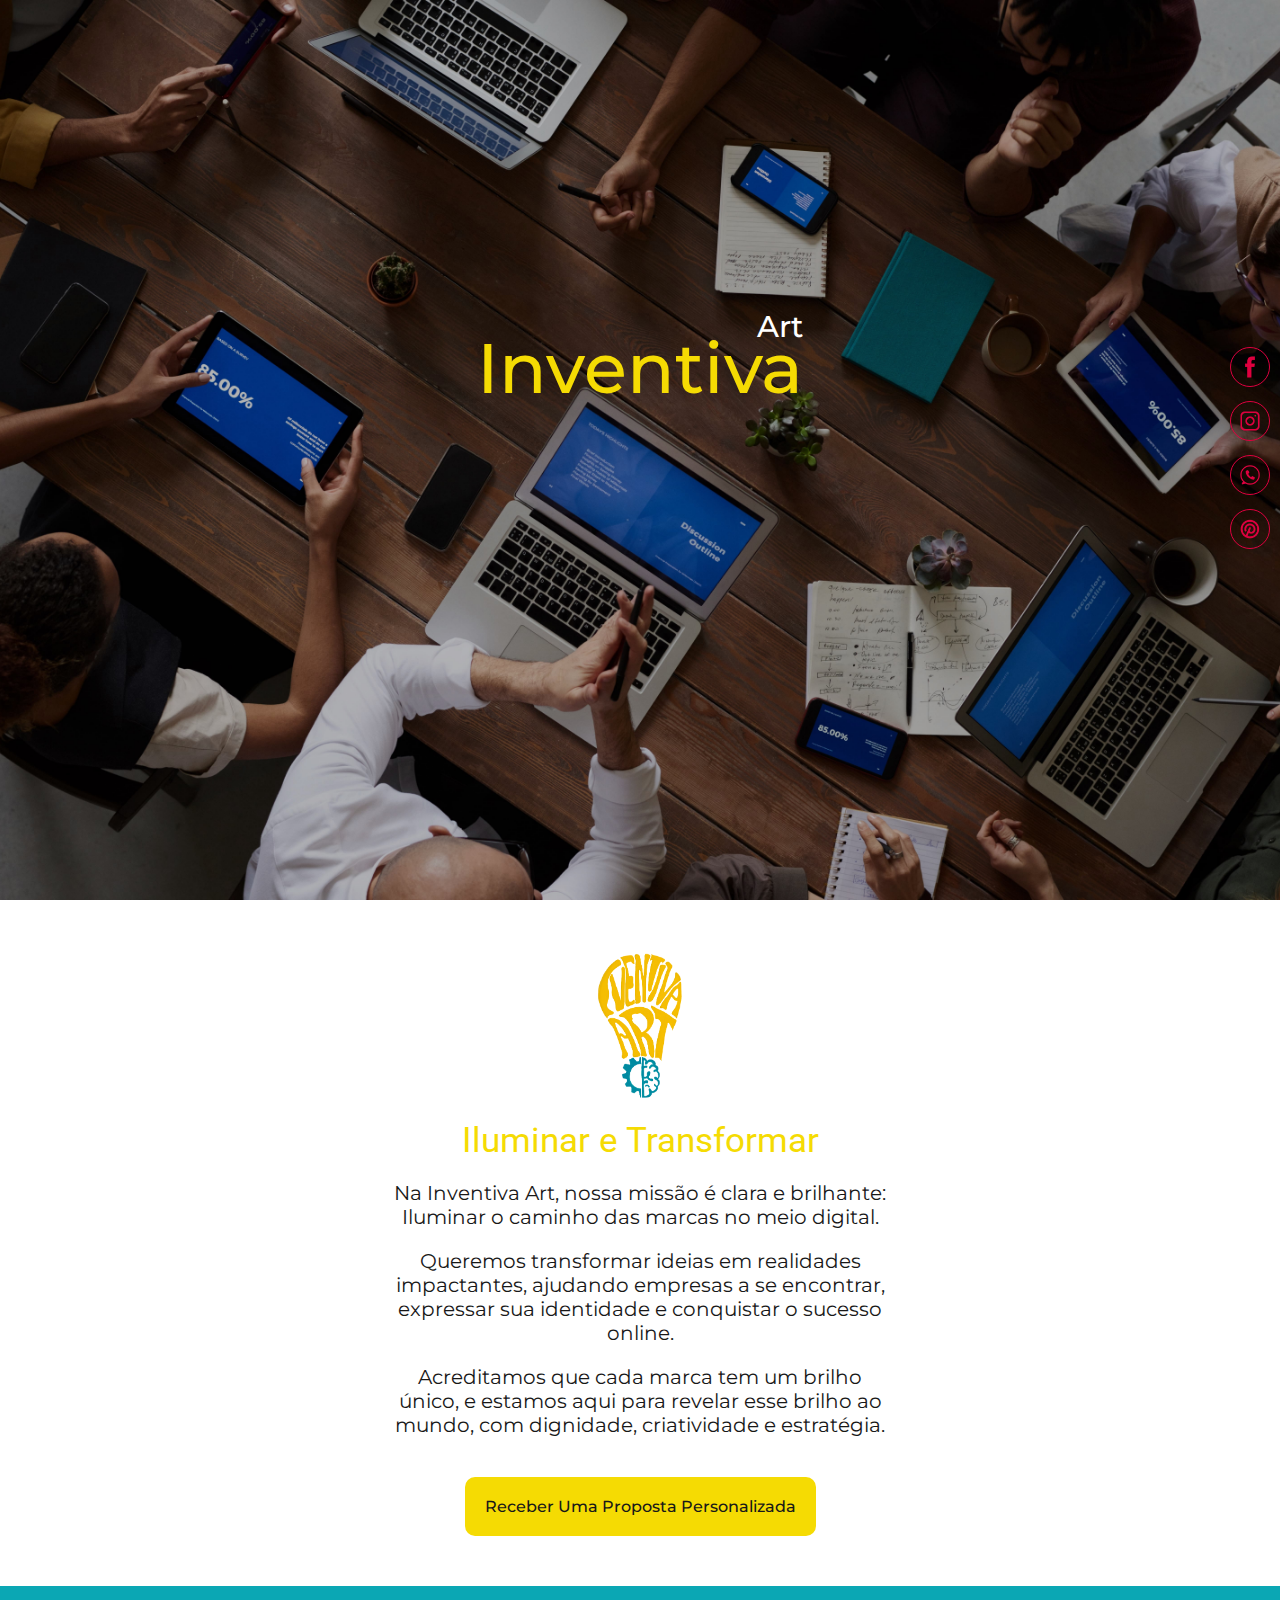
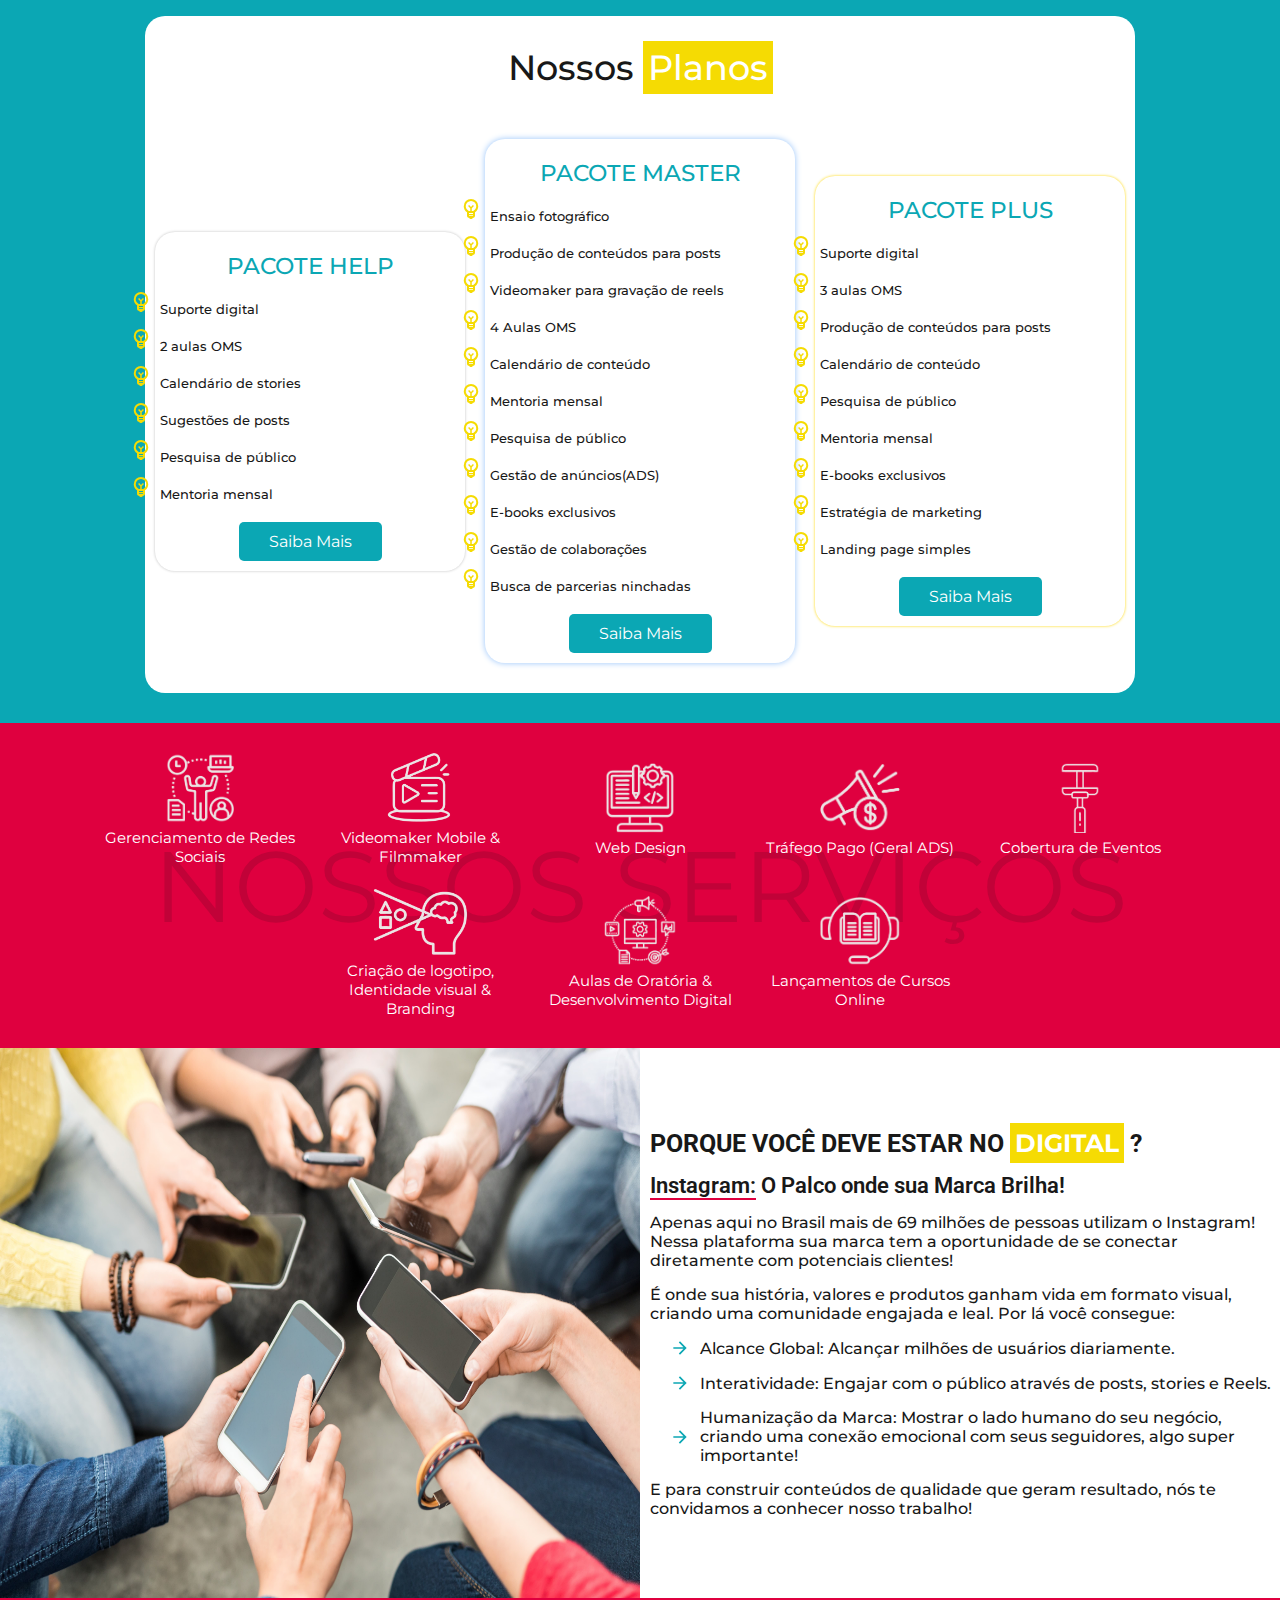
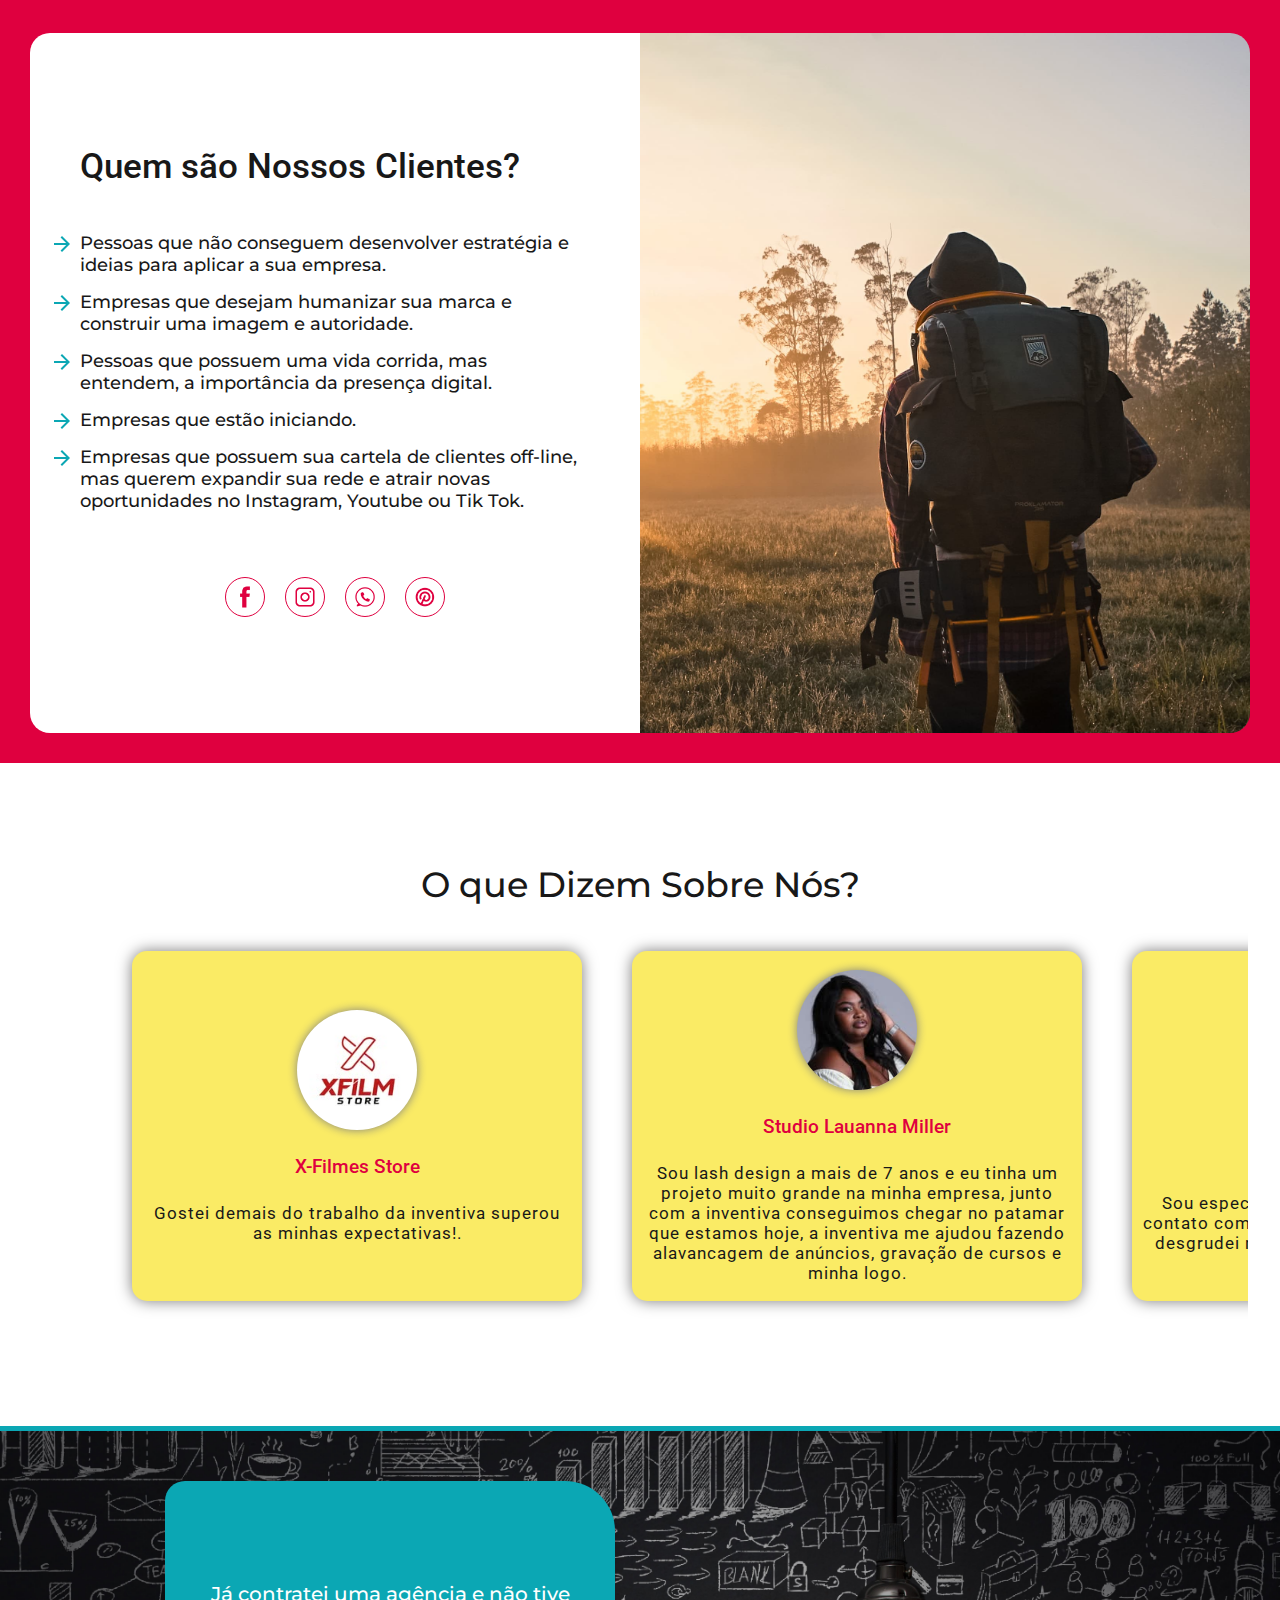
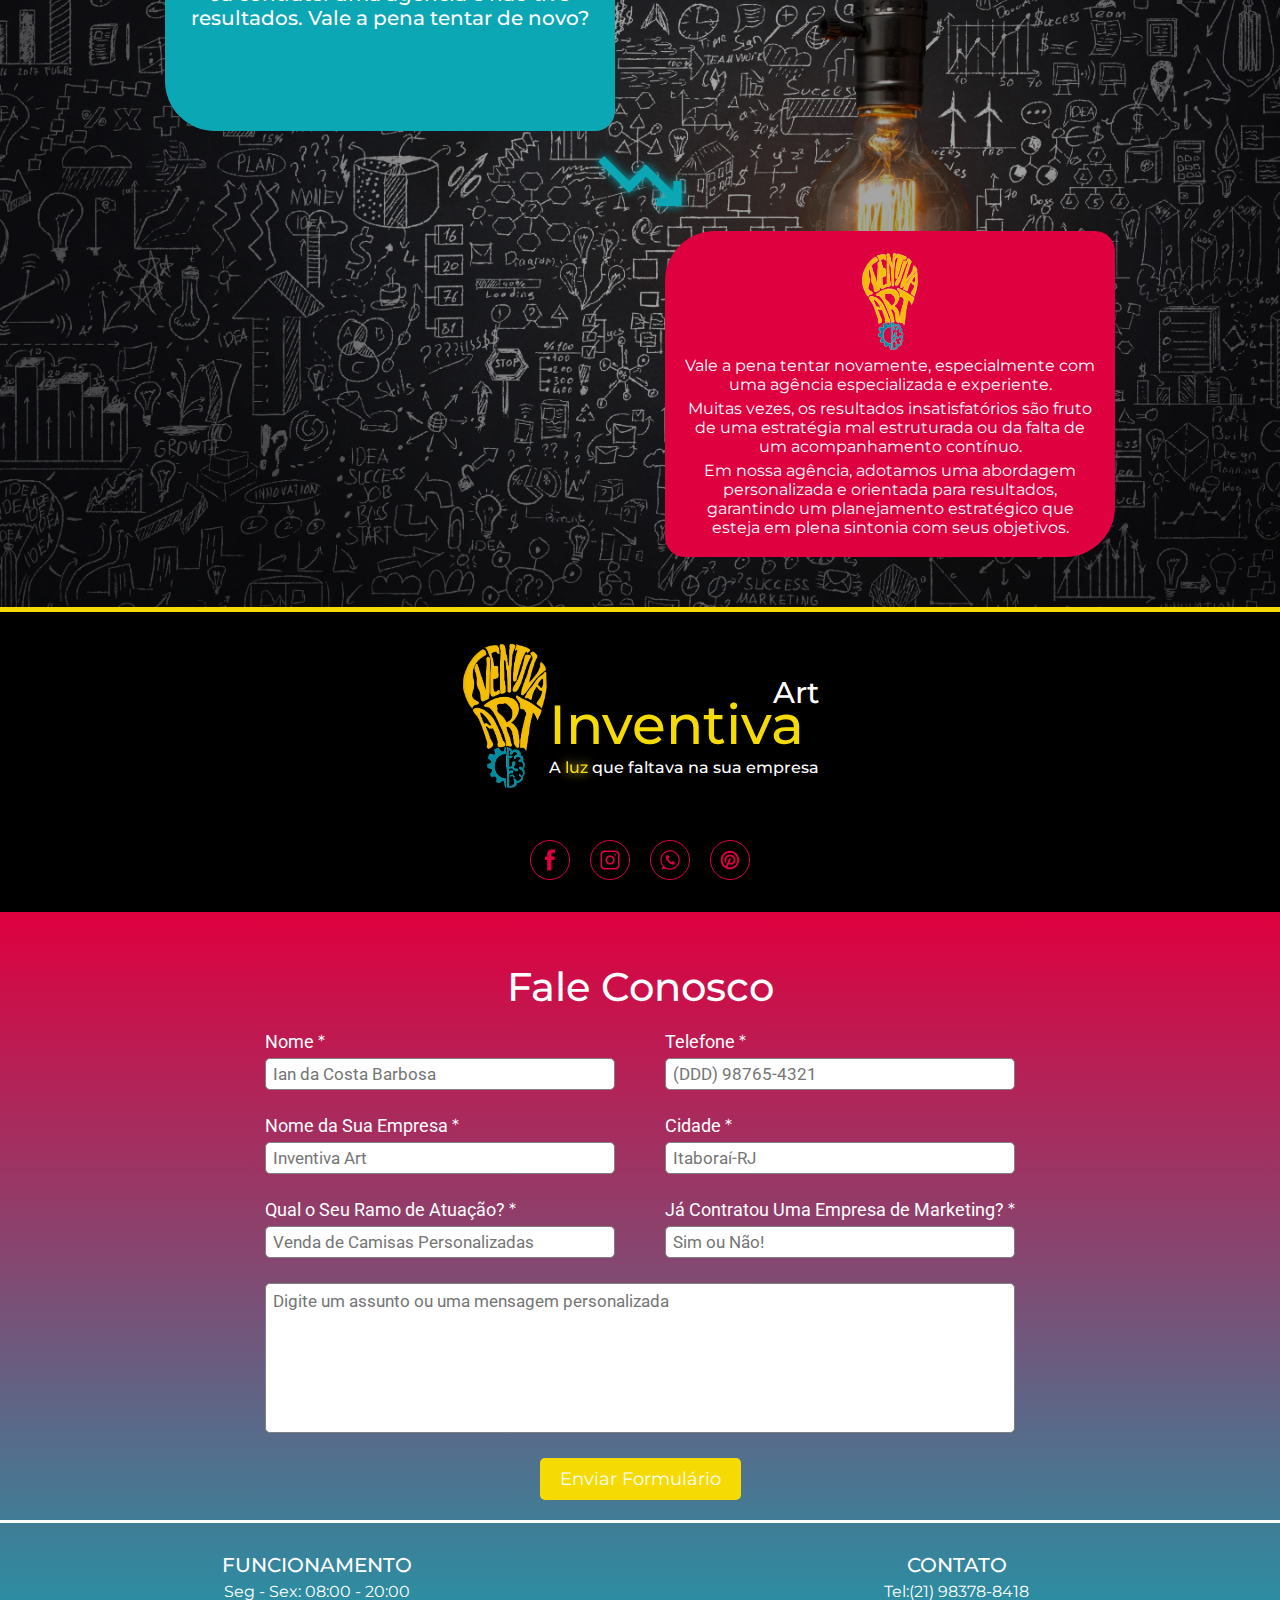
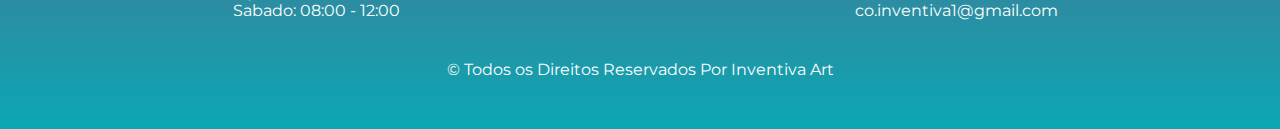
<file: index.html>
<!DOCTYPE html>
<html lang="pt-BR">
<head>
    <meta charset="UTF-8">
    <meta name="description" content="A Inventiva Art é uma agencia voltada para o Marketing Digital com o foco em melhorar o marketing de outras empresas">
    <meta name="viewport" content="width=device-width, initial-scale=1.0">
    <title>Inventiva Art</title>
    <link rel="stylesheet" href="./assents/css/estilos.css">
    <link rel="stylesheet" href="./assents/css/responsivo.css">
    <link rel="stylesheet" href="./assents/css/animacoes.css">
    <link rel="website icon" href="./assents/imagens/logo-iventiva-c-fundo.jpg" type="jpg">

    <!--FONTES EXPORTADAS-->
    <link href="https://fonts.googleapis.com/css2?family=Montserrat:ital,wght@0,100..900;1,100..900&family=Roboto:ital,wght@0,100..900;1,100..900&display=swap" rel="stylesheet">
</head>
<body>
    <article id="menu-tel">
        <img src="./assents/imagens/fechar.svg" alt="fechar" title="fechar" id="fechar">
        <a href="#home">Home</a>
        <a href="#servicos">Serviços</a>
        <a href="#contato">Contato</a>
        <a href="https://wa.me/5521983788418?text=Olá,+Gostaria+de+saber+mais+sobre+os+serviços+da+Inventiva" class="fale-conosco">Fale Conosco</a>
    </article>

    <!--HOME-->
    <header id="home">
        <nav class="menu">
            <div class="logo">
                <h1>Inventiva Art</h1>
                <img src="./assents/imagens/inventiva sem fundo.png" alt="logo">
            </div>

            <div class="links">
                <a href="#home">Home</a>
                <a href="#servicos">Serviços</a>
                <a href="#contato">Contato</a>
                <a href="https://wa.me/5521983788418?text=Olá,+Gostaria+de+saber+mais+sobre+os+serviços+da+Inventiva" class="fale-conosco">Fale Conosco</a>
            </div>

            <img src="./assents/imagens/menu-hamburguer.svg" alt="menu-hamburguer" id="menu-hamburguer">
        </nav>

        <section class="home">
            <div class="titulos">
                <h2>Art</h2>
                <h3>Inventiva</h3>
            </div>

            <p id="frase1">A <span>luz</span> que faltava na sua empresa!</p>

            <strong id="frase2">Te <span>Iluminamos</span> com Estratégias Funcionais & Personalizadas Construindo seu Espaço com Dignidade no Meio Digital!</strong>

            <a href="https://wa.me/5521983788418?text=Olá,+Gostaria+de+agendar+uma+reunião!" class="agendar" id="agendar">
                Agendar Uma Reunião
                <img src="./assents/imagens/seta-direita.svg" alt="seta-direita">
            </a>

            <section class="redes-fixa">
                <a href="https://www.facebook.com/Iinventiva.art">
                    <img src="./assents/imagens/facebook.png" alt="facebook" title="facebook">   
                </a>
                <a href="https://www.instagram.com/inventivaart/"> 
                    <img src="./assents/imagens/instagram.png" alt="instagram" title="instagram">   
                </a>
                <a href="https://wa.me/5521983788418?text=Olá,+Gostaria+de+saber+mais+sobre+os+serviços+da+Inventiva">
                    <img src="./assents/imagens/whatsapp.png" alt="whatsapp" title="whatsapp">  
                </a>
                <a href="https://br.pinterest.com/coinventiva1/">
                    <img src="./assents/imagens/pinterest.png" alt="pinterest" title="pinterest">
                </a>
            </section>
        </section>        
    </header>

    <!--CORPO-->
    <main>
        <section class="missao" >
            <img src="./assents/imagens/inventiva sem fundo.png" alt="logo">
            <h1>Iluminar e Transformar</h1>
            <p>Na Inventiva Art, nossa missão é clara e brilhante: Iluminar o caminho das marcas no meio digital.</p>
            <p>Queremos transformar ideias em realidades impactantes, ajudando empresas a se encontrar, expressar sua identidade e conquistar o sucesso online.</p>
            <p>Acreditamos que cada marca tem um brilho único, e estamos aqui para revelar esse brilho ao mundo, com dignidade, criatividade e estratégia.</p>
            <a href="#contato">Receber Uma Proposta Personalizada</a>
        </section>

        <section class="planos">
            <section class="planos-interno">
                <div>
                   <h1>Nossos <span>Planos</span></h1>
                </div>
                
                <section class="pacotes">
                    <div class="pacote-1">
                        <ul>PACOTE HELP</ul>
                        <li>Suporte digital</li>
                        <li>2 aulas OMS</li>
                        <li>Calendário de stories</li>
                        <li>Sugestões de posts</li>
                        <li>Pesquisa de público</li>
                        <li>Mentoria mensal</li>
                        <nav></nav>
                        <a href="https://wa.me/5521983788418?text=Olá,+Gostaria+de+saber+mais+sobre+o+plano+Help">Saiba Mais</a>
                    </div>

                    <div class="pacote-3">
                        <ul>PACOTE MASTER</ul>
                        <li>Ensaio fotográfico</li>
                        <li>Produção de conteúdos para posts</li>
                        <li>Videomaker para gravação de reels</li>
                        <li>4 Aulas OMS</li>
                        <li>Calendário de conteúdo</li>
                        <li>Mentoria mensal</li>
                        <li>Pesquisa de público</li>
                        <li>Gestão de anúncios(ADS)</li>
                        <li>E-books exclusivos</li>
                        <li>Gestão de colaborações</li>
                        <li>Busca de parcerias ninchadas</li>
                        <nav></nav>
                        <a href="https://wa.me/5521983788418?text=Olá,+Gostaria+de+saber+mais+sobre+o+plano+Master">Saiba Mais</a>
                    </div>
                    
                    <div class="pacote-2">
                        <ul>PACOTE PLUS</ul>
                        <li>Suporte digital</li>
                        <li>3 aulas OMS</li>
                        <li>Produção de conteúdos para posts</li>
                        <li>Calendário de conteúdo</li>
                        <li>Pesquisa de público</li>
                        <li>Mentoria mensal</li>
                        <li>E-books exclusivos</li>
                        <li>Estratégia de marketing</li>
                        <li>Landing page simples</li>
                        <nav></nav>
                        <a href="https://wa.me/5521983788418?text=Olá,+Gostaria+de+saber+mais+sobre+o+plano+Plus">Saiba Mais</a>
                    </div>
                </section>
            </section>
        </section>

        <section class="icones" id="servicos">
            <div class="work">
                <img src="./assents/imagens/gerenciamento-icon.png" alt="gerenciamento">
                <p>Gerenciamento de Redes Sociais</p>
            </div>

            <div class="work">
                <img src="./assents/imagens/video-icon.png" alt="video">
                <p>Videomaker Mobile & Filmmaker</p>
            </div>

            <div class="work">
                <img src="./assents/imagens/webdesigner-icon.png" alt="web designer">
                <p>Web Design</p>
            </div>

            <div class="work">
                <img src="./assents/imagens/trafego-icon.png" alt="trafego pago">
                <p>Tráfego Pago (Geral ADS)</p>
            </div>

            <div class="work">
                <img src="./assents/imagens/cobertura-icon.png" alt="cobertura">
                <p>Cobertura de Eventos</p>
            </div>

            <div class="work">
                <img src="./assents/imagens/identidade-icon.png" alt="Identidade Visual">
                <p>Criação de logotipo, Identidade visual & Branding</p>
            </div>

            <div class="work">
                <img src="./assents/imagens/aulas-icon.png" alt="aulas">
                <p>Aulas de Oratória & Desenvolvimento Digital</p>
            </div>

            <div class="work">
                <img src="./assents/imagens/curso-icon.png" alt="lançamento de curso">
                <p>Lançamentos de Cursos Online</p>
            </div>
        </section>

        <section class="digital">
            <img src="./assents/imagens/mundo-digital.jpg" alt="mundo-digital">
            <section class="digital-interno">
                <h1>PORQUE VOCÊ DEVE ESTAR NO <span>DIGITAL</span> ?</h1>
                <h2><strong>Instagram:</strong> O Palco onde sua Marca Brilha!</h2>
                <p>Apenas aqui no Brasil mais de 69 milhões de pessoas utilizam o Instagram! Nessa plataforma sua marca tem a oportunidade de se conectar diretamente com potenciais clientes!</p>
                <p>É onde sua história, valores e produtos ganham vida em formato visual, criando uma comunidade engajada e leal.  Por lá você consegue:</p>
                <div class="topico">
                    <img src="./assents/imagens/setinha-direita.svg" alt="setinha-direita">
                    <p>Alcance Global: Alcançar milhões de usuários diariamente.</p>
                </div>

                <div class="topico">
                    <img src="./assents/imagens/setinha-direita.svg" alt="setinha-direita">
                    <p>Interatividade: Engajar com o público através de posts, stories e Reels.</p>
                </div>

                <div class="topico">
                    <img src="./assents/imagens/setinha-direita.svg" alt="setinha-direita">
                    <p>Humanização da Marca: Mostrar o lado humano do seu negócio, criando uma conexão emocional com seus seguidores, algo super importante!</p>
                </div>

                <p>E para construir conteúdos de qualidade que geram resultado, nós te convidamos a conhecer nosso trabalho!</p>
            </section>
        </section>

        <section class="clientes">
            <div class="clientes-interno">
                <h1>Quem são Nossos Clientes?</h1>
                <p>Pessoas que não conseguem desenvolver estratégia e ideias para aplicar a sua empresa.</p>
                <p>Empresas que desejam humanizar sua marca e construir uma imagem e autoridade.</p>
                <p>Pessoas que possuem uma vida corrida, mas entendem, a importância da presença digital.</p>
                <p>Empresas que estão iniciando.</p>
                <p>Empresas que possuem sua cartela de clientes off-line, mas querem expandir sua rede e atrair novas oportunidades no Instagram, Youtube ou Tik Tok.</p>

                <div class="redes">
                    <a href="https://www.facebook.com/Iinventiva.art">
                        <img src="./assents/imagens/facebook.png" alt="facebook" title="facebook">   
                    </a>
                    <a href="https://www.instagram.com/inventivaart/"> 
                        <img src="./assents/imagens/instagram.png" alt="instagram" title="instagram">   
                    </a>
                    <a href="https://wa.me/5521983788418?text=Olá,+Gostaria+de+saber+mais+sobre+os+serviços+da+Inventiva">
                        <img src="./assents/imagens/whatsapp.png" alt="whatsapp" title="whatsapp">  
                    </a>
                    <a href="https://br.pinterest.com/coinventiva1/">
                        <img src="./assents/imagens/pinterest.png" alt="pinterest" title="pinterest">
                    </a>
                </div>
            </div>

            <div class="imagem-clientes"></div>
        </section>

        <section class="feedbacks">
            <h1>O que Dizem Sobre Nós?</h1>

            <section class="feedback-interno">
                <div class="feed">
                    <img src="./assents/imagens/x-filmes.jpg" alt="x-filmes">
                    <h1>X-Filmes Store</h1>
                    <p>Gostei demais do trabalho da inventiva superou as minhas expectativas!.</p> 
                </div>

                <div class="feed">
                    <img src="./assents/imagens/luanna-miller.jpg" alt="lauanna">
                    <h1>Studio Lauanna Miller</h1>
                    <p>Sou lash design a mais de 7 anos e eu tinha um projeto muito grande na minha empresa, junto com a inventiva conseguimos chegar no patamar que estamos hoje, a inventiva me ajudou fazendo alavancagem de anúncios, gravação de cursos e minha logo.</p> 
                </div>

                <div class="feed">
                    <img src="./assents/imagens/dr.-Jose-Roberth.jpg" alt="Dr. José Roberth">
                    <h1>Dr. José Roberth</h1>
                    <p>Sou especialista em saúde estética, entrei em contato com a inventiva a 1 atrás desde então não desgrudei mais, adoro o trabalho dessa equipe.</p> 
                </div>

                <div class="feed">
                    <img src="./assents/imagens/auto-escola-fonseca.jpg" alt="auto escola fonseca">
                    <h1>Auto Escola Fonseca</h1>
                    <p>Nós fizemos um projeto muito bom de trafego pago juntos e tivemos ótimos resultados, vídeos atingindo mais de 21 mil visualizações, trabalho de excelência aconselho muito quem estiver procurando uma empresa de marketing ou uma parceria, o trabalho deles é excelente.</p> 
                </div>

                <div class="feed">
                    <img src="./assents/imagens/luquez-soul.jpg" alt="Luquez soul">
                    <h1>Luquez Soul</h1>
                    <p>Criaram a minha marca do zero eu amei, trabalho impecável.</p> 
                </div>
            </section>
        </section>

        <section class="vale-apena">
            <div class="vale-imagem">
                <p>Já contratei uma agência e não tive resultados. Vale a pena tentar de novo?</p>
            </div>

            <img src="./assents/imagens/setinha-escada.svg" alt="seta-escada">

            <div class="resposta">
                <img src="./assents/imagens/inventiva sem fundo.png" alt="logo">
                <p>Vale a pena tentar novamente, especialmente com uma agência especializada e experiente.</p>
                <p>Muitas vezes, os resultados insatisfatórios são fruto de uma estratégia mal estruturada ou da falta de um acompanhamento contínuo.</p>
                <p>Em nossa agência, adotamos uma abordagem personalizada e orientada para resultados, garantindo um planejamento estratégico que esteja em plena sintonia com seus objetivos.</p>
            </div>
        </section>

        <section class="sobre">
            <section class="sobre-interno">
                <img src="./assents/imagens/inventiva sem fundo.png" alt="">
                <div>
                    <h1>Art</h1>
                    <h2>Inventiva</h2>
                    <p>A <span class="luz">luz</span> que faltava na sua empresa</p>
                </div>
            </section>

            <div class="redes">
                <a href="https://www.facebook.com/Iinventiva.art">
                    <img src="./assents/imagens/facebook.png" alt="facebook" title="facebook">   
                </a>
                <a href="https://www.instagram.com/inventivaart/"> 
                    <img src="./assents/imagens/instagram.png" alt="instagram" title="instagram">   
                </a>
                <a href="https://wa.me/5521983788418?text=Olá,+Gostaria+de+saber+mais+sobre+os+serviços+da+Inventiva">
                    <img src="./assents/imagens/whatsapp.png" alt="whatsapp" title="whatsapp">  
                </a>
                <a href="https://br.pinterest.com/coinventiva1/">
                    <img src="./assents/imagens/pinterest.png" alt="pinterest" title="pinterest">
                </a>
            </div>
           
        </section>
    </main>

    <!--RODAPÉ-->
    <footer id="contato">
        <h1>Fale Conosco</h1>
        <form action="https://formsubmit.co/co.inventiva1@gmail.com" method="post">
            <section class="formulario-interno">
                <div class="estrutura-input">
                    <p>Nome <span>*</span></p>
                    <input type="text" name="Nome" required placeholder="Ian da Costa Barbosa">
                </div>

                <div class="estrutura-input">
                    <p>Telefone <span>*</span></p>
                    <input type="number" name="Numero de telefone" required placeholder="(DDD) 98765-4321">
                </div>
            </section>

            <section class="formulario-interno">
                <div class="estrutura-input">
                    <p>Nome da Sua Empresa <span>*</span></p>
                    <input type="text" required name="Nome da empresa" placeholder="Inventiva Art">
                </div>

                <div class="estrutura-input">
                    <p>Cidade <span>*</span></p>
                    <input type="text" required name="Cidade" placeholder="Itaboraí-RJ">
                </div>
            </section>

            <section class="formulario-interno">
                <div class="estrutura-input">
                    <p>Qual o Seu Ramo de Atuação? <span>*</span></p>
                    <input type="text" required name="Ramo de atuação" placeholder="Venda de Camisas Personalizadas">
                </div>

                <div class="estrutura-input">
                    <p>Já Contratou Uma Empresa de Marketing? <span>*</span></p>
                    <input type="text" required name="Já Contratou Uma Empresa de Marketing?" placeholder="Sim ou Não!">
                </div>
            </section>

            <section class="formulario-interno">
                <textarea name="Mensagem" placeholder="Digite um assunto ou uma mensagem personalizada"></textarea>
            </section>

            <button type="submit">Enviar Formulário</button>
            <input type="hidden" name="_subject" value="Formulário de Contato Inventiva">
            <input type="text" name="_honey" style="display: none;">
            <input type="hidden" name="_captcha" value="false">
            <input type="hidden" name="_next" value="http://inventivaart.com.br/assents/agradecimento/obrigado">
            
        </form>

        <section class="sobre-footer">
            <div>
                <h2>FUNCIONAMENTO</h2>
                <p>Seg - Sex: 08:00 - 20:00</p>
                <p>Sabado: 08:00 - 12:00</p>
            </div>

            <div>
                <h2>CONTATO</h2>
                <p>Tel:(21) 98378-8418</p>
                <p>co.inventiva1@gmail.com</p>
            </div>
        </section>

        <p class="copy">© Todos os Direitos Reservados Por Inventiva Art</p>
    </footer>
</body>
 <script src="./assents/js/script.js"></script>
</html>
</file>
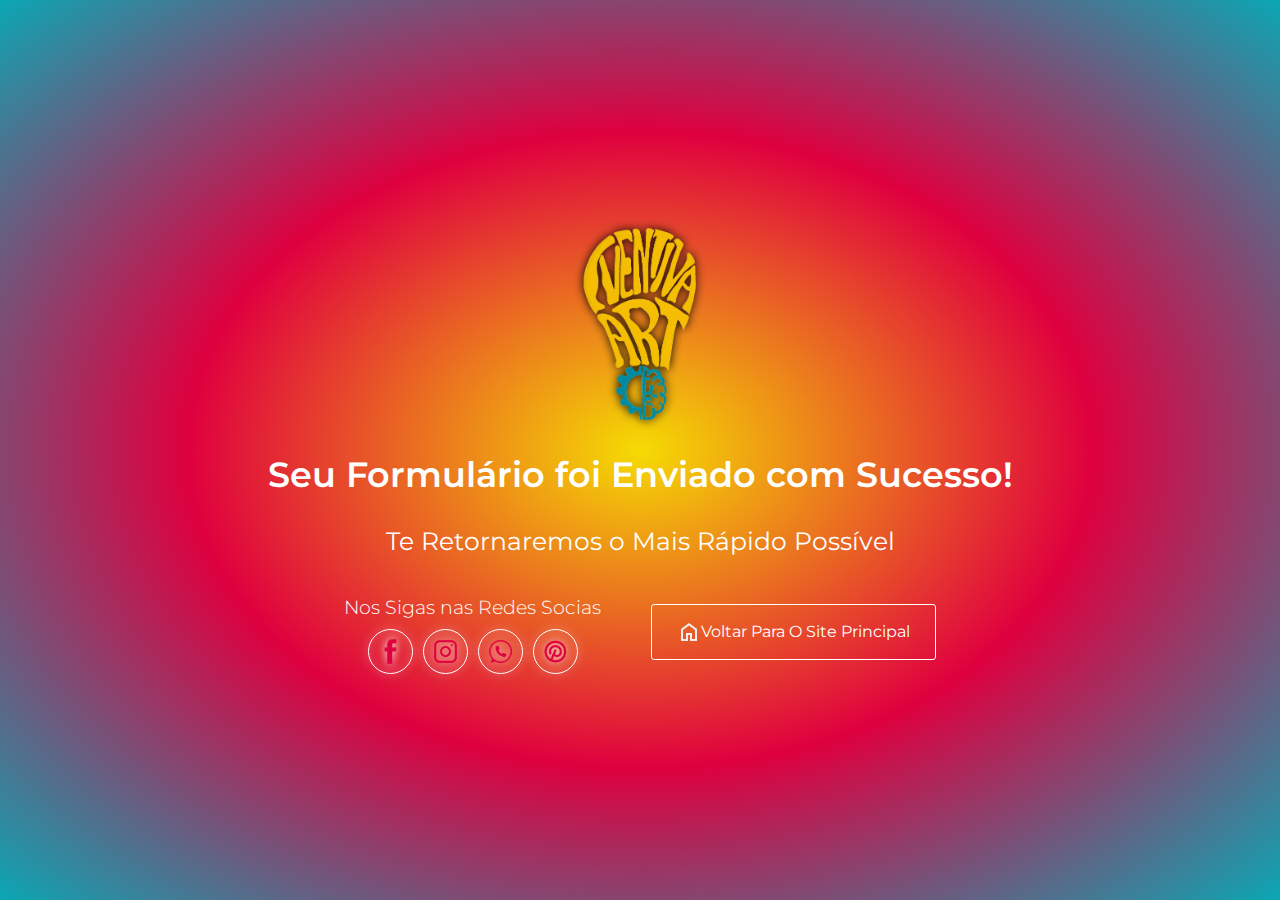
<file: assents/agradecimento/obrigado.html>
<!DOCTYPE html>
<html lang="pt-BR">
<head>
    <meta charset="UTF-8">
    <meta name="description"content="A Inventiva Art é uma agencia voltada para o Marketing Digital com o foco em melhorar o marketing de outras empresas">
    <meta name="viewport" content="width=device-width, initial-scale=1.0">
    <title>Obrigado!</title>
    <link rel="stylesheet" href="./estilos.css">
    <link rel="stylesheet" href="./responsivo.css">
    <link rel="website icon" href="../imagens/inventiva sem fundo.png" type="jpg">

    <!--FONTES EXPORTADAS-->
    <link href="https://fonts.googleapis.com/css2?family=Montserrat:ital,wght@0,100..900;1,100..900&family=Roboto:ital,wght@0,100..900;1,100..900&display=swap" rel="stylesheet">
</head>

<body>
    <header>
        <img src="../imagens/inventiva sem fundo.png" alt="logo" class="logo">
        <h1>Seu Formulário foi Enviado com Sucesso!</h1>
        <h2>Te Retornaremos o Mais Rápido Possível</h2>

        <section>
            <div>
                <h3>Nos Sigas nas Redes Socias</h3>
                <nav>
                    <a href="https://www.facebook.com/Iinventiva.art">
                        <img src="../imagens/facebook.png" alt="facebook" title="facebook"  class="redes"> 
                    </a>
                    <a href="https://www.instagram.com/inventivaart/"> 
                        <img src="../imagens/instagram.png" alt="instagram" title="instagram"  class="redes">   
                    </a>
                    <a href="https://wa.me/5521983788418?text=Olá,+Gostaria+de+saber+mais+sobre+os+serviços+da+Inventiva">
                        <img src="../imagens/whatsapp.png" alt="whatsapp" title="whatsapp"  class="redes">  
                    </a>
                    <a href="https://br.pinterest.com/coinventiva1/">
                        <img src="../imagens/pinterest.png" alt="pinterest" title="pinterest"  class="redes">
                    </a>
                </nav>
            </div>

            <div>
                <a href="https://ianbarbosa1.github.io/Inventiva-Art/" class="botao">
                    <img src="../imagens/home.svg" alt="home">
                    <p>Voltar Para O Site Principal</p>
                </a>
            </div>
        </section>
    </header>
</body>

</html>
</file>
<file: assents/css/estilos.css>
*{
    margin: 0;
    padding: 0;
    box-sizing: border-box;
    scroll-behavior: smooth;
    text-decoration: none;
    color: white;
    font-family: "Montserrat", sans-serif;
}

/*DIVs FLEXs*/
article, .menu, .logo, .links, .home, .agendar, .redes-fixa, main, .missao, .icones, .work, .planos, .pacotes, .digital, .digital-interno, .topico, .feedbacks, .feedback-interno, .feed, .pessoa, .clientes, .clientes-interno, .redes,.vale-apena, .vale-imagem, .resposta, .sobre, .sobre-interno, footer, form, .formulario-interno, .estrutura-input, .sobre-footer{
    display: flex;
    justify-content: center;
    align-items: center;
}


article{
    height: 100vh;
    width: 100%;
    position: absolute;
    z-index: +2;
    backdrop-filter: blur(10px);
    flex-direction: column;
    gap: 20px;
    display: none;

    & img{
        height: 40px;
        cursor: pointer;
    }
    & a{
        font-size: 20px;
        padding: 10px 50px;
        transition: all 1s ease;
        border: 1px solid transparent;
        &:hover{
            color: #f5db03;
            border: 1px solid #f5db03;
        }
    }
    .fale-conosco{
        color: black;
        padding: 10px 10px;
        background-color: #f5db03;
        border-radius: 15px;
        &:hover{
            color: #ffffff;
        }
    }
}

header{
    content: '';
    background-image: url(../imagens/back-2.jpg);
    background-position: center;
    background-size: cover;
    height: 100vh;
    width: 100%;
}

.menu{
    justify-content: space-between;
    height: 100px;
    width: 100%;
    backdrop-filter: blur(5px);
    position: absolute;
    top: 0px;
    opacity: 0;
    transition: all 1s ease-in-out;

    .logo{
        margin-left: 50px;

        & h1{
            color:#f5db03;
            font-size: 25px;
            &:hover{
                color: white;
            }
        }
        & img{
            height: 70px;
        }
    }

    .links{
        gap: 25px;
        margin-right: 50px;

        & a{
            padding: 39px 5px;
            transition: all 1s ease;
            border-bottom: 1px solid transparent;
            &:hover{
                color: #f5db03;
                border-bottom: 1px solid #f5db03;
            }
        }
        .fale-conosco{
            color: black;
            padding: 10px 10px;
            background-color: #f5db03;
            border-radius: 15px;
            &:hover{
                color: #ffffff;
            }
        }
    }

    #menu-hamburguer{
        display: none;
    }    
}


.home{
    height: 100vh;
    width: 100%;
    flex-direction: column;
    gap: 20px;

    .titulos{
        opacity: 0;
        transition: all 1s ease-in-out;

        & h2{
            font-weight: 500;
            text-align: end;
            font-size: 30px;
            position: relative;
            top: 20px;
        }
        & h3{
            font-size: 70px;
            font-weight: 500;
            color: #f5db03;
        }
    }

    & p{
        font-size: 20px;
        letter-spacing: 2px;
        font-weight: 500;
        opacity: 0;
        transform: translateY(50px);
        transition: all 1s ease-in-out;
        text-align: center;
        & span{
            color: #f5db03;
            filter:drop-shadow(0px 0px 5px #f5db03)
        }
    }

    & strong{
        text-align: center;
        max-width: 700px;
        letter-spacing: 1.5px;
        font-size: 20px;
        font-weight: 400;
        opacity: 0;
        transform: translateY(50px);
        transition: all 1s ease-in-out;
        & span{
            color: #f5db03;
            filter:drop-shadow(0px 0px 5px #f5db03)
        }
    }

    .agendar{
        font-size: 20px;
        padding: 10px 50px;
        background-color: #0ba7b4;
        border-radius: 20px;
        margin-top: 10px;
        font-weight: 300;
        transition: all 1s ease-in-out;
        filter:drop-shadow(0px 0px 5px #181818);
        opacity: 0;
        transform: translateY(50px);
        &:hover{
            color: #faeb65;
        }
        &:hover img{
            transform: translateX(20px);
        }
        & img{
            transition: all 1s;
            height: 40px;
        }
    }

    .redes-fixa{
        position: absolute;
        right:10px;
        flex-direction: column;
        gap: 10px;
        & img{
            height: 40px;
            padding: 5px;
            border: 1px solid #df003f;
            border-radius: 50%;
            cursor: pointer;
            &:hover{
                border: 3px solid #df003f;
            }
        }
    }
}

main{
    flex-direction: column;
}

.missao{
    padding: 50px 0px;
    width: 100%;
    text-align: center;
    gap: 20px;
    flex-direction: column;

    & img{
        height: 150px;
        animation: pulsacao 5s infinite alternate linear;
    }
    & h1{
        color: #f5db03;
        font-weight: 400;
        font-size: 35px;
        font-family: "Roboto", sans-serif;
    }
    & p{
        color: #181818;
        max-width: 500px;
        font-size: 20px;
    }
    & a{
        background-color: #f5db03;
        padding: 20px; 
        border-radius: 10px;
        margin-top: 20px;
        transition: all 1s ease;
        color: #181818;
        font-weight: 500;
        &:hover{
            color: #df003f;
        }
    }
}

.planos{
    height: 100%;
    width: 100%;
    padding: 30px;
    background-color: #0ba7b4;

    .planos-interno{
        text-align: center;
        background-color: #ffffff;
        border-radius: 20px;
        padding: 50px;
        & h1{
           font-size: 35px;
           font-weight: 500;
           color: #181818;
           margin-bottom: 50px;

            & span{
                padding: 5px;
                background-color: #f5db03;
                color: #ffffff;
            }
        }
    }

    .pacotes{
        gap: 100px;

        .pacote-1, .pacote-2, .pacote-3{
            width: 350px;
            text-align: center;
            padding: 20px;
            box-shadow: 0px 0px 3px silver;
            border-radius: 20px;
            transition: all 1s ease;

            & ul{
                font-size: 23px;
                font-weight: 500;
                color: #0ba7b4;
                margin-bottom: 10px;
            }
            & li{
                font-size: 15px;
                text-align: start;
                font-weight: 500;
                color: #181818;
                margin-bottom: 10px;
                list-style-image: url(../imagens/light.svg);
            }
            & nav{
                height: 10px;
                margin: 10px 0px;
            }
            & a{
                color: #ffffff;
                padding:10px 30px;
                background-color: #0ba7b4;
                border-radius: 5px; transition: all 1s;
                &:hover{
                    color: black;
                }
            }
            &:hover{
                box-shadow: 0px 0px 20px silver;
            }
        }
        .pacote-2{
            box-shadow: 0px 0px 3px gold;
            &:hover{
                box-shadow: 0px 0px 20px gold;
            }
        }
        .pacote-3{
            box-shadow: 0px 0px 6px #96c3fa;
            &:hover{
                box-shadow: 0px 0px 20px #96c3fa;
            }
        }
    }
}

.icones{
    height:100%;
    width:100%;
    padding: 20px;
    flex-wrap: wrap;
    background-color: #df003f;
    gap: 20px;

    .work{
        flex-direction: column;
        gap: 5px;
        z-index: +1;
        & img{
            height: 70px;
        }
        & p{
            text-align: center;
            font-size: 15px;
            width: 200px;
        }
    }
}
.icones::before{
    content:'NOSSOS SERVIÇOS';
    position: absolute;
    color: #ad043498;
    font-size: 130px;
    text-align: center;
}

.digital{
    width: 100%;
    gap: 50px;
    justify-content: start;
    border-bottom: 5px solid #df003f;

    & img{
        height: 700px;
        width: 50%;
    }

    .digital-interno{
        flex-direction: column;
        align-items: start;
        gap: 15px;

        & h1{
            color: #181818;
            font-size: 25px;
            font-family: "Roboto", sans-serif;

            & span{
                padding: 5px;
                background-color: #f5db03;
            }
        }
        & h2, strong{
            font-family: "Roboto", sans-serif;
            color: #181818;
            font-weight: 600;
            font-size: 22px;

            & strong{
                border-bottom:2px solid #df003f;
            }
        }
        & p {
            color: #181818;
            font-weight: 500;
            max-width: 700px;
        }
        .topico{
            margin-left: 20px;
            gap: 10px;
            & img{
                height: 20px;
                width: 20px;
            }
        }
    }
}

.clientes{
    width: 100%;
    padding: 100px;
    background-color: #df003f;

    .clientes-interno{
        height: 700px;
        width: 50%;
        background-color: white;
        padding: 50px;
        gap: 15px;
        flex-direction: column;
        align-items: start;
        border-radius: 20px 0px 0px 20px;

        & h1{
            font-size: 35px;
            font-family: "Roboto", sans-serif;
            color: #181818;
            margin-bottom: 30px;
            font-weight: 500;
        }
        & p{
            color: #181818;
            font-size: 18px;
            font-weight: 500;
        }
        & p::before{
            content: '';
            background-image: url(../imagens/setinha-direita.svg);
            height: 20px;
            width: 20px;
            position: absolute;
            left: 120px;
        }
    }

    .imagem-clientes{
        height: 700px;
        width: 50%;
        border-radius: 0px 20px 20px 0px;
        background-image: url(../imagens/homem.jpg);
        background-position: right;
        background-size: cover;
    }
}
.redes{
    width: 100%;
    margin-top: 50px;
    gap: 20px;

    & img{
        height: 40px;
        width: 40px;
        padding: 5px;
        border: 1px solid #df003f;
        border-radius: 50%;
        &:hover{
            border: 2px solid #df003f;
        }
    }
}

.feedbacks{
    width: 100%;
    padding: 100px 0px;
    flex-direction: column;
    gap: 20px;

    & h1{
        text-align: center;
        color: #181818;
        font-size: 35px;
        font-weight: 500;
    }
    .feedback-interno{
        height: 400px;
        width: 95%;
        gap: 50px;
        overflow-x:hidden;
        justify-content: start;
        padding: 0px 100px;

        .feed{
            flex-direction: column;
            height: 350px;
            min-width: 450px;
            text-align: center;
            gap: 25px;
            border-radius: 15px;
            box-shadow: 0px 0px 15px rgb(124, 123, 123);
            padding: 10px;
            background-color: #faeb65;
            animation: feedbacks 25s infinite alternate linear;
            & img{
                border-radius: 50%;
                height: 120px;
                filter: drop-shadow(0px 0px 5px gray);
            }
            & p{
                font-size: 17px;
                letter-spacing: 1px;
                color: #181818;
                font-family: "Roboto", sans-serif;
            }

            & h1{
                font-size: 19px;
                font-weight: 500;
                color: #df003f;
                font-family: "Roboto", sans-serif;
            }
        }
    }
}

.vale-apena{
    width: 100%;
    padding: 50px 0px;
    flex-direction: column;
    border-top: 5px solid #0ba7b4;
    border-bottom: 5px solid #f5db03;
    content: '';
    background-image: url(../imagens/estrategia.jpg);
    background-position: center;
    background-size: cover;

    .vale-imagem{
        height: 250px;
        width: 450px;
        background-color: #0ba7b4;
        text-align: center;
        position: relative;
        right: 400px;
        border-radius: 20px 50px;
        & p{
            color: white;
            font-size: 20px;
            font-weight: 500;
        }
    }
    & img{
        height: 100px;
        filter: drop-shadow(0px 0px 5px #0ba7b4);
    }

    .resposta{
        flex-direction: column;
        border-radius: 50px 20px;
        gap: 5px;
        width: 450px;
        padding: 20px;
        background-color: #df003f;
        position: relative;
        left: 400px;
        & p{
            color: white;
            text-align: center;
        }
        & img{
            height: 100px;
            filter: drop-shadow(0px 0px 0px);
        }
    }
}

.sobre{
    height: 300px;
    width: 100%;
    background-color: black;
    flex-direction: column;

    .sobre-interno{
        & img{
            height: 150px;
        }
        & h1{
            font-weight: 500;
            text-align: end;
            font-size: 30px;
            position: relative;
            top: 20px;
        }
        & h2{
            font-size: 55px;
            font-weight: 500;
            color: #f5db03;
        }
        & p, span{
            font-weight: 500;
            & span{
                color: #f5db03;
                filter:drop-shadow(0px 0px 5px #f5db03)
            }
        }
    }
}

footer{
    flex-direction: column;
    background-image: linear-gradient(to top, #0ba7b4, #df003f);
    padding: 50px 0px;
    gap: 20px;

    & h1{
        font-weight: 500;
        font-size: 40px;
    }
    & form{
        flex-direction: column;
        gap: 25px;
    }
    .formulario-interno{
        gap: 50px;
    }
    .estrutura-input{
        flex-direction: column;
        align-items: start;

        & p{
            font-size: 18px;
            font-weight: 400;
            margin-bottom: 5px;
            font-family: "Roboto", sans-serif;
        }
        & input{
            height: 32px;
            width: 350px;
            outline: none;
            padding: 0px 7px;
            color: #181818;
            font-size: 17px;
            font-weight: 400;
            font-family: "Roboto", sans-serif;
            border-radius: 5px;
            border: 1px solid gray;
            transition: all 1s;
            &:hover{
                filter: drop-shadow(0px 0px 5px white);
            }
        }
    }
    & textarea{
        height: 150px;
        width: 750px;
        outline: none;
        padding: 7px 7px;
        color: #181818;
        font-size: 17px;
        font-weight: 400;
        font-family: "Roboto", sans-serif;
        border-radius: 5px;
        border: 1px solid gray;
        transition: all 1s;
        resize: none;
        &:hover{
            filter: drop-shadow(0px 0px 5px white);
        }
    }
    & button{
        font-size: 18px;
        padding: 10px 20px;
        border-radius: 5px;
        background-color: #f5db03;
        cursor: pointer;
        border: none;
        transition: all 1s;
        &:hover{
            color: #181818;
            filter: drop-shadow(0px 0px 10px #f5db03);
        }
    }

    .sobre-footer{
        padding: 30px 0px 20px 0px;
        width: 100%;
        justify-content: space-around;
        border-top: 3px solid white;
        
        & div{
            text-align: center;
            &  h2{
                font-size: 20px;
                font-weight: 500;
                margin-bottom: 5px;
            }
        }
    }
    .copy{
        text-align: center;
    }
}
</file>
<file: assents/css/responsivo.css>
@media screen and (min-width: 350px) and (max-width: 479px) {
    .menu{
        .logo{
            margin-left: 20px;
            & h1{
                font-size: 23px;
            }
        }
        .links{
            display: none;
        }
        #menu-hamburguer{
            height: 35px;
            display: block; 
            margin-right: 20px;
            cursor: pointer;
        }
    }

    .home {
        & p{
            font-size: 18px;
        }
        & strong{
            letter-spacing: 1px;
            font-size: 16px;
        }
        .agendar{
            padding: 10px 25px;
            & img{
                height: 35px;
            }
        }
    }

    .missao{
        & h1{
            font-size: 30px;
        }
        & p{
            font-size: 16px;
        }
    }

    .planos{
        padding: 30px 5px;
        .planos-interno{
            padding: 30px 0px;
            width: 97%;
            & h1{
                font-size: 30px;
            }
        }
        .pacotes{
            gap: 30px;
            flex-direction: column;

            .pacote-1, .pacote-2, .pacote-3{
                width: 320px;

                & li{
                    font-size:14px;
                }
            }
        }
    }

    .icones{ 
        flex-direction: column;
        gap: 40px;
        .work{
            & img{
                height: 70px;
            }
            & p{
                width: 100%;
            } 
        }
    }
    .icones::before{
        font-size: 70px;
    }     

    .digital{
        flex-direction: column-reverse;
        gap: 0px;
        padding: 20px 5px;
        .digital-interno{
            border: 2px solid #0ba7b4;
            border-bottom: none;
            padding: 15px 10px;
            border-radius: 20px 20px 0px 0px;
            box-shadow: 0px 0px 5px gray;
            & h1{
                font-size: 23px;
                line-height: 30px;
                text-align: center;
            }
            & h2, strong{
                font-size: 20px;
                text-align: center;
            }
            & p {
                font-size: 15px;
            }
        }
        & img{
            height: 300px;
            width: 100%;
            border-radius: 0px 0px 20px 20px;
        }
    }
    
    .clientes{
        flex-direction: column;
        padding: 10px;
        .clientes-interno{
            height: 600px;
            width: 100%;
            padding: 30px;
            border-radius: 20px 20px 0px 0px;
            & h1{
                text-align: center;
                font-size: 30px;
            }
            & p{
                font-size: 15px;
            }
            & p::before{
                left: 15px;
            }
        }
        .imagem-clientes{
            height: 500px;
            width: 100%;
            border-radius: 0px 0px 20px 20px;
        }
    }

    .feedbacks{
        & h1{
            font-size: 30px;
        }
        .feedback-interno{
            height: 350px;
            gap: 30px;
            .feed{
                height: 300px;
                min-width: 320px;
                padding: 10px;
                gap: 10px;
                & img{
                    height: 100px;
                }
                & p{
                    font-size: 14px;
                }
                & h1{
                    font-size: 18px;
                }
            }
        }
    }

    .vale-apena{
        .vale-imagem{
            right: 0px;
            height: 200px;
            width: 340px;
        }
        & img{
            height: 80px;
            filter: drop-shadow(0px 0px 5px #0ba7b4);
        }
        .resposta{
            left: 0px;
            padding: 5px;
            height: 320px;
            width: 340px;
            & p{

                font-size: 14px;
            }
            & img{
                height: 80px;
            }
        }
    }

    .sobre{
        .sobre-interno{
            & img{
                height: 130px;
            }
            & h1{
                font-weight: 500;
                text-align: end;
                font-size: 30px;
                position: relative;
                top: 20px;
            }
            & h2{
                font-size: 55px;
                font-weight: 500;
                color: #f5db03;
            }
            & p, span{
                font-weight: 500;
                & span{
                    color: #f5db03;
                    filter:drop-shadow(0px 0px 5px #f5db03)
                }
            }
        }
    }
    
    footer{
        & h1{
            font-size: 30px;
        }
        .formulario-interno{
            gap: 20px;
            flex-direction: column;
            & p{
                font-size: 16px;
            }
            & input{
                width: 340px;
                font-size: 16px;
            }
        }
        & textarea{
            width: 340px;
        }
        .sobre-footer{
            flex-direction: column;
            gap: 20px;
        }
    }
}

@media screen and (min-width: 480px) and (max-width: 689px) {
    .menu{
        .logo{
            margin-left: 30px;
            & h1{
                font-size: 23px;
            }
        }
        .links{
            display: none;
        }
        #menu-hamburguer{
            height: 35px;
            display: block; 
            margin-right: 30px;
            cursor: pointer;
        }
    }

    .home {
        & strong{
            padding: 0px 15px;
        }
    }

    .planos{
        padding: 50px;
        .planos-interno{
            & h1{
                font-size: 30px;
            }
        }
        .pacotes{
            gap: 30px;
            flex-direction: column;
        }
    }

    .icones{
        gap: 20px 10px;
    }
    .icones::before{
        font-size: 80px;
    }   

    .digital{
        flex-direction: column-reverse;
        padding: 15px;
        gap: 0px;
        .digital-interno{
            border: 2px solid #0ba7b4;
            border-bottom: none;
            padding: 15px;
            border-radius: 20px 20px 0px 0px;
            box-shadow: 0px 0px 5px gray;
            & h1{
                font-size: 20px;
            }
            & h2, strong{
                font-size: 20px;
            }
        }
        & img{
            height: 400px;
            width: 100%;
            border-radius: 0px 0px 20px 20px;
        }
    }
    
    .clientes{
        flex-direction: column;
        padding: 20px;
        .clientes-interno{
            height: 650px;
            width: 100%;
            padding: 35px;
            border-radius: 20px 20px 0px 0px;
            & p::before{
                left: 30px;
            }
            & h1{
                text-align: center;
                font-size: 30px;
            }
        }
        .imagem-clientes{
            height: 500px;
            width: 100%;
            border-radius: 0px 0px 20px 20px;
        }
    }

    .feedbacks{
        & h1{
            font-size: 30px;
        }
        .feedback-interno{
            height: 400px;
            gap: 30px;
    
            .feed{
                height: 290px;
                gap: 15px;
                min-width: 400px;
                padding: 10px;
                & img{
                    height: 100px;
                }
                & p{
                    font-size:15px;
                }
                & h1{
                    font-size: 18px;
                }
            }
        }
    }

    .vale-apena{
        .vale-imagem{
            right: 0px;
        }
        .resposta{
            left: 0px;
        }
    }
    
    footer{
        .formulario-interno{
            gap: 20px;
            flex-direction: column;
        }
        & textarea{
            width: 350px;
        }
    }
}

@media screen and (min-width: 690px) and (max-width: 849px) {
    .menu{
        .logo{
            margin-left: 30px;
            & h1{
                font-size: 23px;
            }
        }
        .links{
            gap: 20px;
            margin-right: 30px;
        }
    }

    .home {
        & strong{
            padding: 0px 15px;
        }
    }

    .planos{
        padding: 50px;
        .pacotes{
            gap: 30px;
            flex-direction: column;
        }
    }

    .icones{
        padding: 15px;
        gap: 20px;
    }
    .icones::before{
        font-size: 100px;
    }
  
    .digital{
        flex-direction: column-reverse;
        padding: 30px;
        gap: 0px;
        .digital-interno{
            border: 2px solid #0ba7b4;
            border-bottom: none;
            padding: 15px;
            border-radius: 20px 20px 0px 0px;
            box-shadow: 0px 0px 5px gray;
        }
        & img{
            height: 500px;
            width: 100%;
            border-radius: 0px 0px 20px 20px;
        }
    }
    
    .clientes{
        flex-direction: column;
        padding: 30px;
        .clientes-interno{
            height: 550px;
            width: 100%;
            border-radius: 20px 20px 0px 0px;
            & p::before{
                left: 50px;
            } 
        }
        .imagem-clientes{
            height: 500px;
            width: 100%;
            border-radius: 0px 0px 20px 20px;
        }
    }

    .vale-apena{
        .vale-imagem{
            right: 100px;
        }
        .resposta{
            left: 100px;
        }
    }
    
    footer{
        .formulario-interno{
            gap: 20px;
        }
        .estrutura-input{
            & p{
                font-size: 16px;
            }
            & input{
                width: 330px;
            }
        }
        & textarea{
            width: 500px;
        }
    }
}

@media screen and (min-width: 850px) and (max-width: 999px) {
    .planos{
        padding: 50px;
        .pacotes{
            gap: 30px;
            flex-direction: column;
        }
    }

    .icones{
        padding: 20px;
    }
    .icones::before{
        font-size: 100px;
    }

    .digital{
        gap: 10px;
        & img{
            height: 500px;
            width: 50%;
        }
        .digital-interno{
            gap: 10px;
            & h1{
                font-size: 20px;
            }
            & h2, strong{
                font-size: 19px;
            }
            & p {
                font-size: 15px;
            }
        }
    }
    
    .clientes{
        padding: 30px;
        .clientes-interno{
            & p::before{
                left: 50px;
            } 
        }
    }

    .vale-apena{
        .vale-imagem{
            right: 150px;
        }
        .resposta{
            left: 150px;
        }
    }
}

@media screen and (min-width: 1000px) and (max-width: 1300px) {
    .planos{
        .planos-interno{
            padding: 30px 10px;
        }
        .pacotes{
            gap: 20px;
            .pacote-1, .pacote-2, .pacote-3{
                width: 310px;
                padding: 20px 5px;
                & li{
                    font-size: 13px;
                }
            }
        }
    }

    .icones{
        padding: 30px;
    }
    .icones::before{
        font-size: 100px;
    }

    .digital{
        gap: 10px;
        & img{
            height: 550px;
            width: 50%;
        }
    }
    
    .clientes{
        padding: 30px;
        .clientes-interno{
            & p::before{
                left: 50px;
            } 
        }
    }

    .vale-apena{
        .vale-imagem{
            right: 250px;
        }
        .resposta{
            left: 250px;
        }
    }
}

/*RESPONSIVIDADE GLOBAL*/
@media screen and (max-width: 849px) {
    .home{
        .redes-fixa{
            display: none;
        }
    }
}
</file>
<file: assents/css/animacoes.css>
@keyframes feedbacks {
    0%{
        transform: translate(0px);
    }
    100%{
        transform: translate(-750px);
    }
}
@keyframes pulsacao {
    0%{
        filter: drop-shadow(0px 0px 0px #f5db03);
    }
    100%{
        filter: drop-shadow(0px 0px 20px #f5db03);
    }
}


/*RESPONSIVIDADE DA ANIMAÇÃO */
@media screen and (min-width: 350px) and (max-width: 479px) {
    @keyframes feedbacks {
        0%{
            transform: translate(0px);
        }
        100%{
            transform: translate(-1530px);
        }
    }
}

@media screen and (min-width: 480px) and (max-width: 689px) {
    @keyframes feedbacks {
        0%{
            transform: translate(0px);
        }
        100%{
            transform: translate(-1800px);
        }
    }
}

@media screen and (min-width: 690px) and (max-width: 849px) {
    @keyframes feedbacks {
        0%{
            transform: translate(0px);
        }
        100%{
            transform: translate(-1950px);
        }
    }
}

@media screen and (min-width: 850px) and (max-width: 999px) {
    @keyframes feedbacks {
        0%{
            transform: translate(0px);
        }
        100%{
            transform: translate(-1800px);
        }
    }
}

@media screen and (min-width: 1000px) and (max-width: 1099px) {
    @keyframes feedbacks {
        0%{
            transform: translate(0px);
        }
        100%{
            transform: translate(-1630px);
        }
    }
}

@media screen and (min-width: 1100px) and (max-width: 1299px) {
    @keyframes feedbacks {
        0%{
            transform: translate(0px);
        }
        100%{
            transform: translate(-1550px);
        }
    }
}

@media screen and (min-width: 1300px) and (max-width: 1499px) {
    @keyframes feedbacks {
        0%{
            transform: translate(0px);
        }
        100%{
            transform: translate(-1380px);
        }
    }
}

@media screen and (min-width: 1500px) and (max-width: 1800px) {
    @keyframes feedbacks {
        0%{
            transform: translate(0px);
        }
        100%{
            transform: translate(-1180px);
        }
    }
}
</file>
<file: assents/agradecimento/estilos.css>
* {
    margin: 0;
    padding: 0;
    box-sizing: border-box;
    font-family: "Montserrat", sans-serif;
    color: white;
    text-decoration: none;
}

header {
    height: 100vh;
    width: 100%;
    display: flex;
    justify-content: center;
    align-items: center;
    flex-direction: column;
    background-image: radial-gradient(#f5db03, #df003f, #0ba7b4);
    gap: 30px;
}

.logo {
    height: 200px;
    filter: drop-shadow(0px 0px 5px black);
}

h1 {
    font-weight: 600;
    font-size: 35px;
    text-align: center;
}

h2 {
    font-weight: 400;
    font-size: 25px;
    text-align: center;
}

section {
    display: flex;
    justify-content: center;
    align-items: center;
    gap: 50px;
}

h3 {
    text-align: center;
    margin: 10px 0px;
    font-weight: 300;
}

nav {
    display: flex;
    justify-content: center;
    align-items: center;
    gap: 10px;
}

.redes {
    height: 45px;
    padding: 5px;
    border: 1px solid white;
    border-radius: 50%;
    filter: drop-shadow(0px 0px 5px white);


    &:hover {
        border: 2px solid white;
    }
}

.botao {
    display: flex;
    justify-content: center;
    align-items: center;
    border: 1px solid white;
    padding: 15px 25px;
    border-radius: 3px;

    &:hover {
        background-color: rgba(240, 248, 255, 0.288);
    }
}
</file>
<file: assents/agradecimento/responsivo.css>
@media screen and (min-width: 350px) and (max-width: 449px)  {
    h1{
        width: 95%;
        font-weight: 600;
        font-size: 30px;
        text-align: center;
    }
    h2{
        font-weight: 400;
        font-size: 20px;
        text-align: center;
    }
    
    section{
        flex-direction: column;
    }
}

@media screen and (min-width: 450px) and (max-width: 590px)  {
    h1{
        width: 95%;
        font-weight: 600;
        font-size: 30px;
        text-align: center;
    }
    h2{
        font-weight: 400;
        font-size: 20px;
        text-align: center;
    }
    
    section{
        flex-direction: column;
    }
}
</file>
